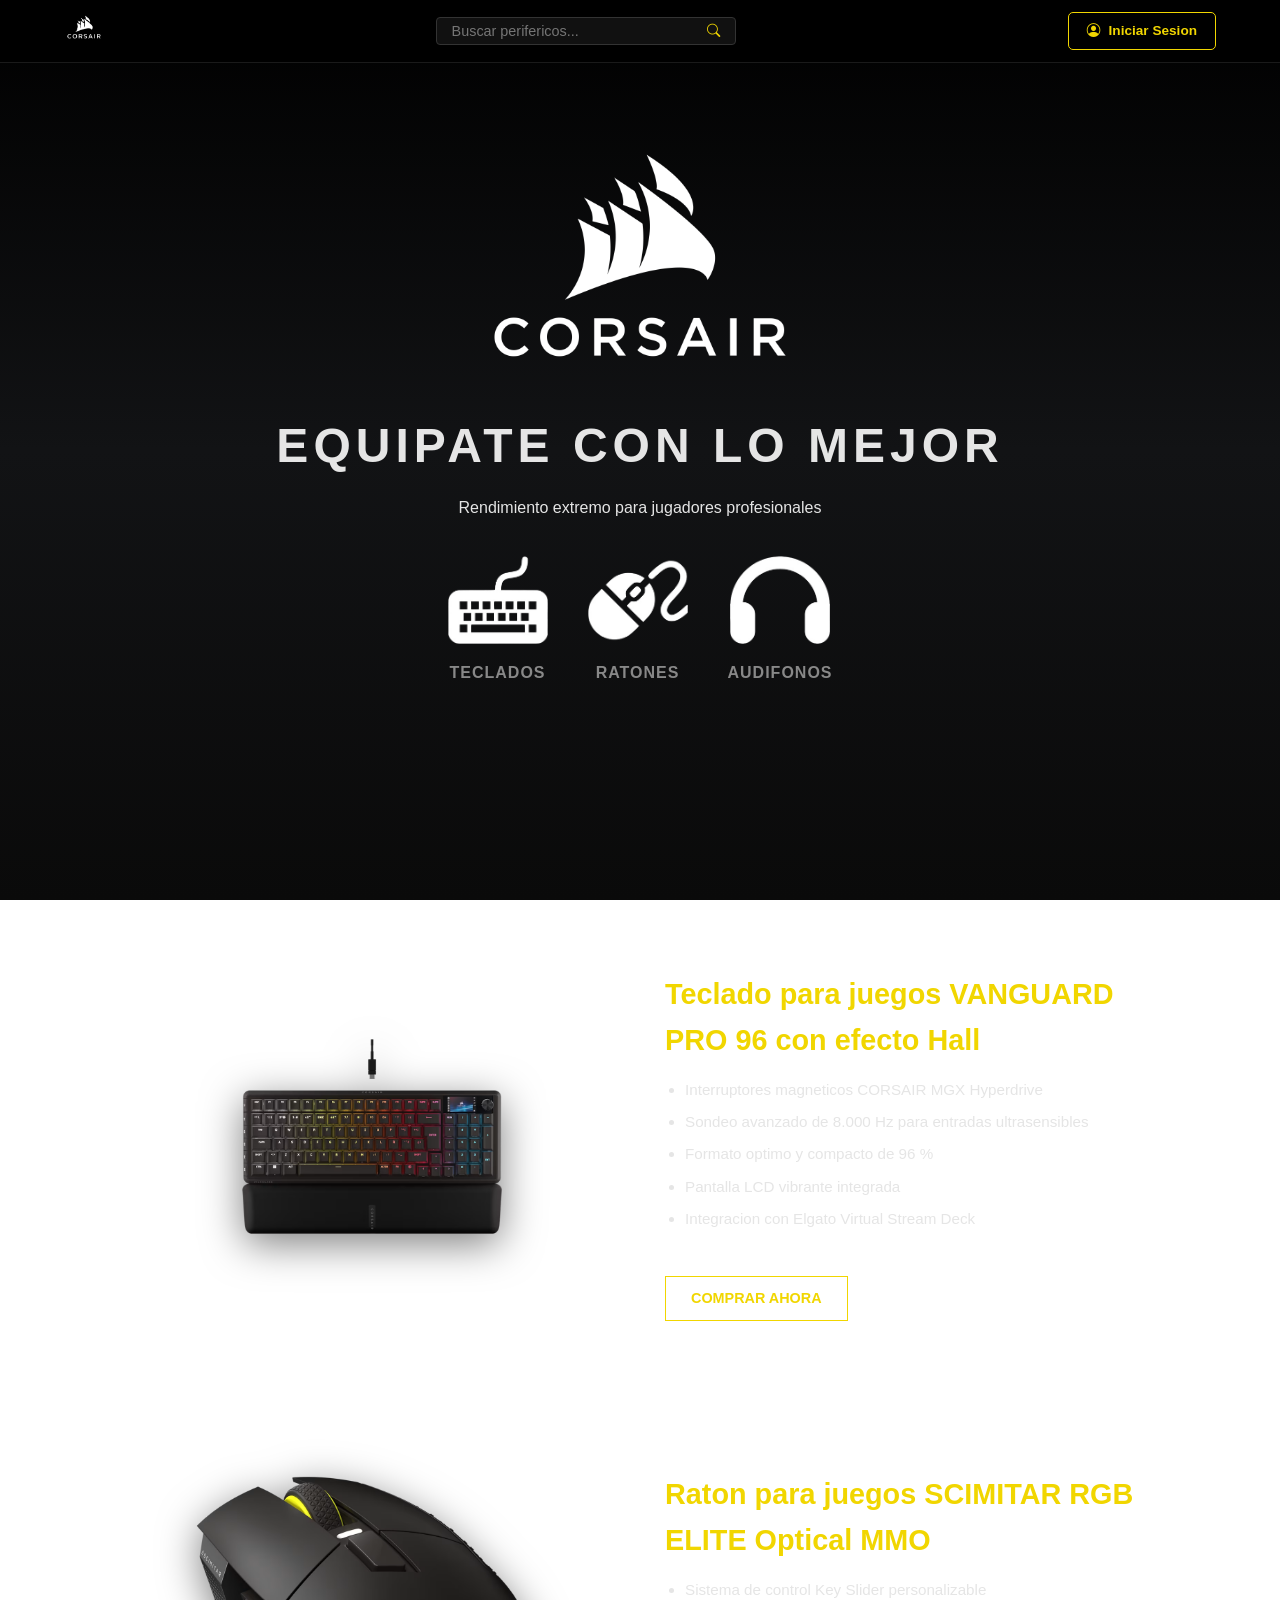
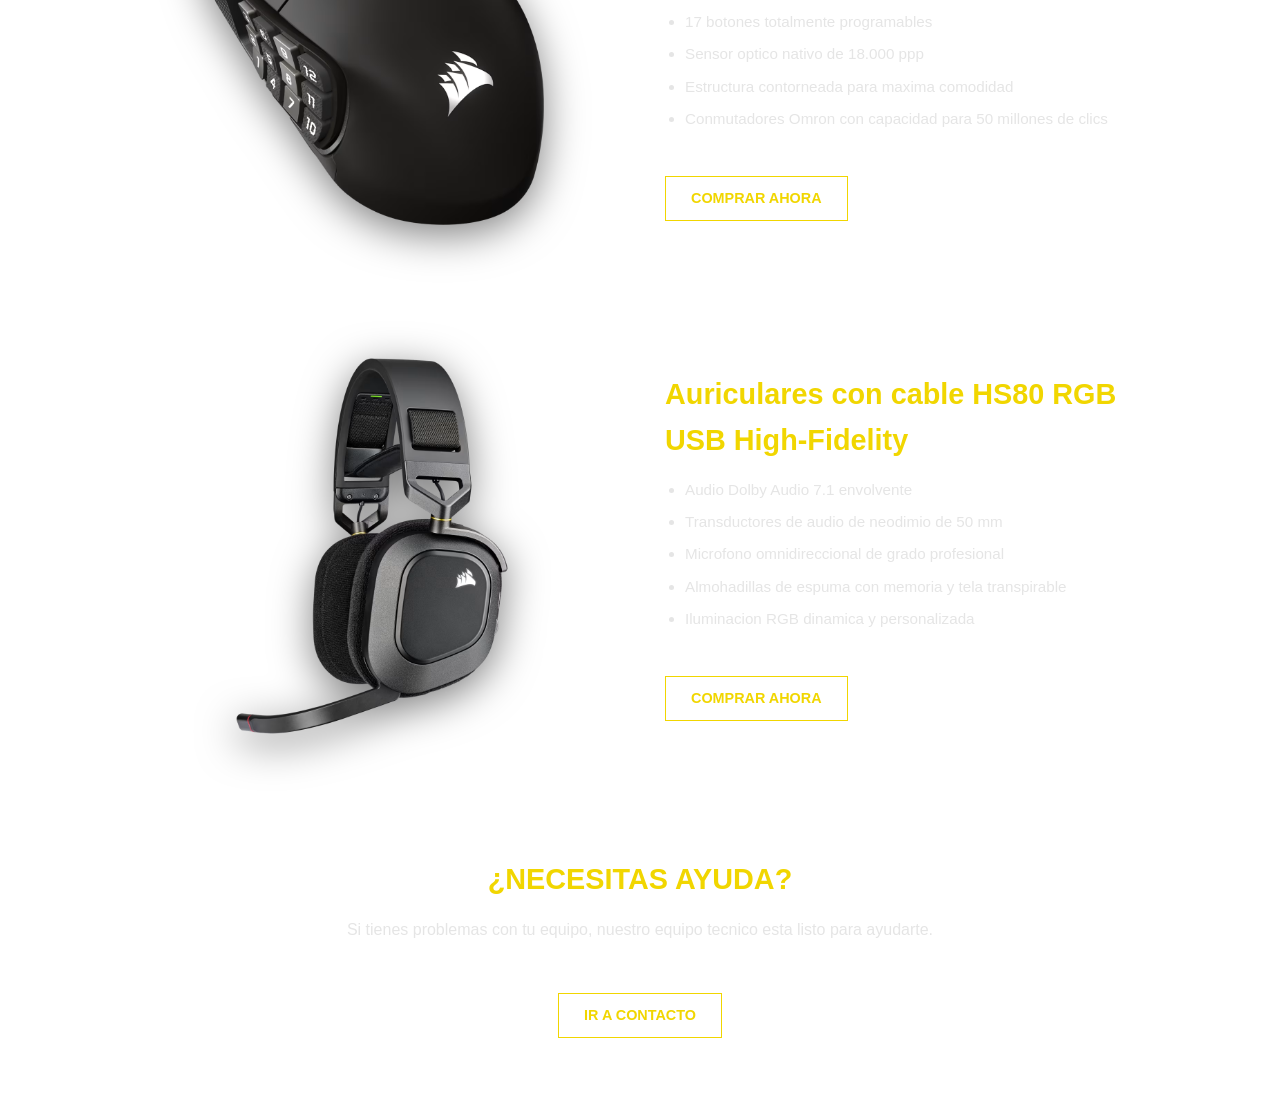
<file: index.html>
<!DOCTYPE html>
<html lang="es">

<head>
    <meta charset="UTF-8">
    <meta name="viewport" content="width=device-width, initial-scale=1.0">
    <title>Corsair Gaming | Premium Gear</title>
    <link rel="stylesheet" href="css/estilos.css">
    <link rel="stylesheet" href="https://cdn.jsdelivr.net/npm/bootstrap-icons@1.11.1/font/bootstrap-icons.css">
</head>

<body>
    <nav class="nav-principal">
        <div class="nav-logo">
            <img src="img/Logo-Corsair.png" alt="Corsair Logo">
        </div>

        <div class="nav-buscador">
            <input type="text" placeholder="Buscar perifericos...">
            <button><i class="bi bi-search"></i></button>
        </div>

        <div class="nav-usuario">
            <a href="login.html" class="btn-login-nav">
                <i class="bi bi-person-circle"></i> Iniciar Sesion
            </a>
        </div>
    </nav>

    <header class="inicio-corsair">
        <img src="img/Logo-Corsair.png" alt="Corsair Logo" class="corsair">

        <div class="bienvenida">
            <h1>EQUIPATE CON LO MEJOR</h1>
            <p>Rendimiento extremo para jugadores profesionales</p>
        </div>

        <div class="contenedor-interactivo">
            <a href="#tabla-teclado" class="card-producto">
                <img src="img/Teclados.png" alt="Icono Teclados">
                <span>TECLADOS</span>
            </a>
            <a href="#tabla-mouse" class="card-producto">
                <img src="img/Ratones.png" alt="Icono Ratones">
                <span>RATONES</span>
            </a>
            <a href="#tabla-audifonos" class="card-producto">
                <img src="img/audifonos.png" alt="Icono Audifonos">
                <span>AUDIFONOS</span>
            </a>
        </div>
    </header>

    <section class="tablas-datos">
        <div id="tabla-teclado" class="tabla-producto">
            <h3 class="titulo-tabla">TABLA DE DATOS TÉCNICOS Y DISPONIBILIDAD</h3>
            <table class="datos-tecnicos">
                <thead>
                    <tr>
                        <th>PRODUCTO</th>
                        <th>MODELO</th>
                        <th>PRECIO</th>
                        <th>STOCK</th>
                        <th>ACCIÓN</th>
                    </tr>
                </thead>
                <tbody>
                    <tr>
                        <td>VANGUARD PRO 96 Keyboard</td>
                        <td>MGX Hyperdrive</td>
                        <td>$199.99</td>
                        <td>15 unidades</td>
                        <td><a href="#vanguard-seccion" class="btn-tabla">VER DETALLES</a></td>
                    </tr>
                </tbody>
            </table>
        </div>

        <div id="tabla-mouse" class="tabla-producto">
            <h3 class="titulo-tabla">TABLA DE DATOS TÉCNICOS Y DISPONIBILIDAD</h3>
            <table class="datos-tecnicos">
                <thead>
                    <tr>
                        <th>PRODUCTO</th>
                        <th>MODELO</th>
                        <th>PRECIO</th>
                        <th>STOCK</th>
                        <th>ACCIÓN</th>
                    </tr>
                </thead>
                <tbody>
                    <tr>
                        <td>SCIMITAR RGB ELITE Mouse</td>
                        <td>Elite MMO</td>
                        <td>$79.99</td>
                        <td>25 unidades</td>
                        <td><a href="#mouse-seccion" class="btn-tabla">VER DETALLES</a></td>
                    </tr>
                </tbody>
            </table>
        </div>

        <div id="tabla-audifonos" class="tabla-producto">
            <h3 class="titulo-tabla">TABLA DE DATOS TÉCNICOS Y DISPONIBILIDAD</h3>
            <table class="datos-tecnicos">
                <thead>
                    <tr>
                        <th>PRODUCTO</th>
                        <th>MODELO</th>
                        <th>PRECIO</th>
                        <th>STOCK</th>
                        <th>ACCIÓN</th>
                    </tr>
                </thead>
                <tbody>
                    <tr>
                        <td>HS80 RGB USB Headset</td>
                        <td>High-Fidelity</td>
                        <td>$129.99</td>
                        <td>8 unidades</td>
                        <td><a href="#audifonos-seccion" class="btn-tabla">VER DETALLES</a></td>
                    </tr>
                </tbody>
            </table>
        </div>
    </section>

    <section id="vanguard-seccion" class="producto-detalle">
        <div class="imagen-lado">
            <img src="img/VANGUARD-PRO-96.png" alt="Vanguard Pro 96">
        </div>
        <div class="info-lado">
            <h2>Teclado para juegos VANGUARD PRO 96 con efecto Hall</h2>
            <ul class="lista-pro">
                <li>Interruptores magneticos CORSAIR MGX Hyperdrive</li>
                <li>Sondeo avanzado de 8.000 Hz para entradas ultrasensibles</li>
                <li>Formato optimo y compacto de 96 %</li>
                <li>Pantalla LCD vibrante integrada</li>
                <li>Integracion con Elgato Virtual Stream Deck</li>
            </ul>
            <a href="#" class="btn-corsair">COMPRAR AHORA</a>
        </div>
    </section>

    <section id="mouse-seccion" class="producto-detalle">
        <div class="imagen-lado">
            <img src="img/Corsair-Scimitar-Elite.png" alt="Corsair Scimitar Elite">
        </div>
        <div class="info-lado">
            <h2>Raton para juegos SCIMITAR RGB ELITE Optical MMO</h2>
            <ul class="lista-pro">
                <li>Sistema de control Key Slider personalizable</li>
                <li>17 botones totalmente programables</li>
                <li>Sensor optico nativo de 18.000 ppp</li>
                <li>Estructura contorneada para maxima comodidad</li>
                <li>Conmutadores Omron con capacidad para 50 millones de clics</li>
            </ul>
            <a href="#" class="btn-corsair">COMPRAR AHORA</a>
        </div>
    </section>

    <section id="audifonos-seccion" class="producto-detalle">
        <div class="imagen-lado">
            <img src="img/Corsair-Hs80-Rgb.png" alt="Corsair HS80 RGB">
        </div>
        <div class="info-lado">
            <h2>Auriculares con cable HS80 RGB USB High-Fidelity</h2>
            <ul class="lista-pro">
                <li>Audio Dolby Audio 7.1 envolvente</li>
                <li>Transductores de audio de neodimio de 50 mm</li>
                <li>Microfono omnidireccional de grado profesional</li>
                <li>Almohadillas de espuma con memoria y tela transpirable</li>
                <li>Iluminacion RGB dinamica y personalizada</li>
            </ul>
            <a href="#" class="btn-corsair">COMPRAR AHORA</a>
        </div>
    </section>

    <section class="producto-detalle section-ayuda">
        <div class="info-lado" style="text-align: center; flex: 1;">
            <h2>¿NECESITAS AYUDA?</h2>
            <p>Si tienes problemas con tu equipo, nuestro equipo tecnico esta listo para ayudarte.</p>
            <br>
            <a href="contacto.html" class="btn-corsair">IR A CONTACTO</a>
        </div>
    </section>
</body>

</html>

</body>

</html>
</file>
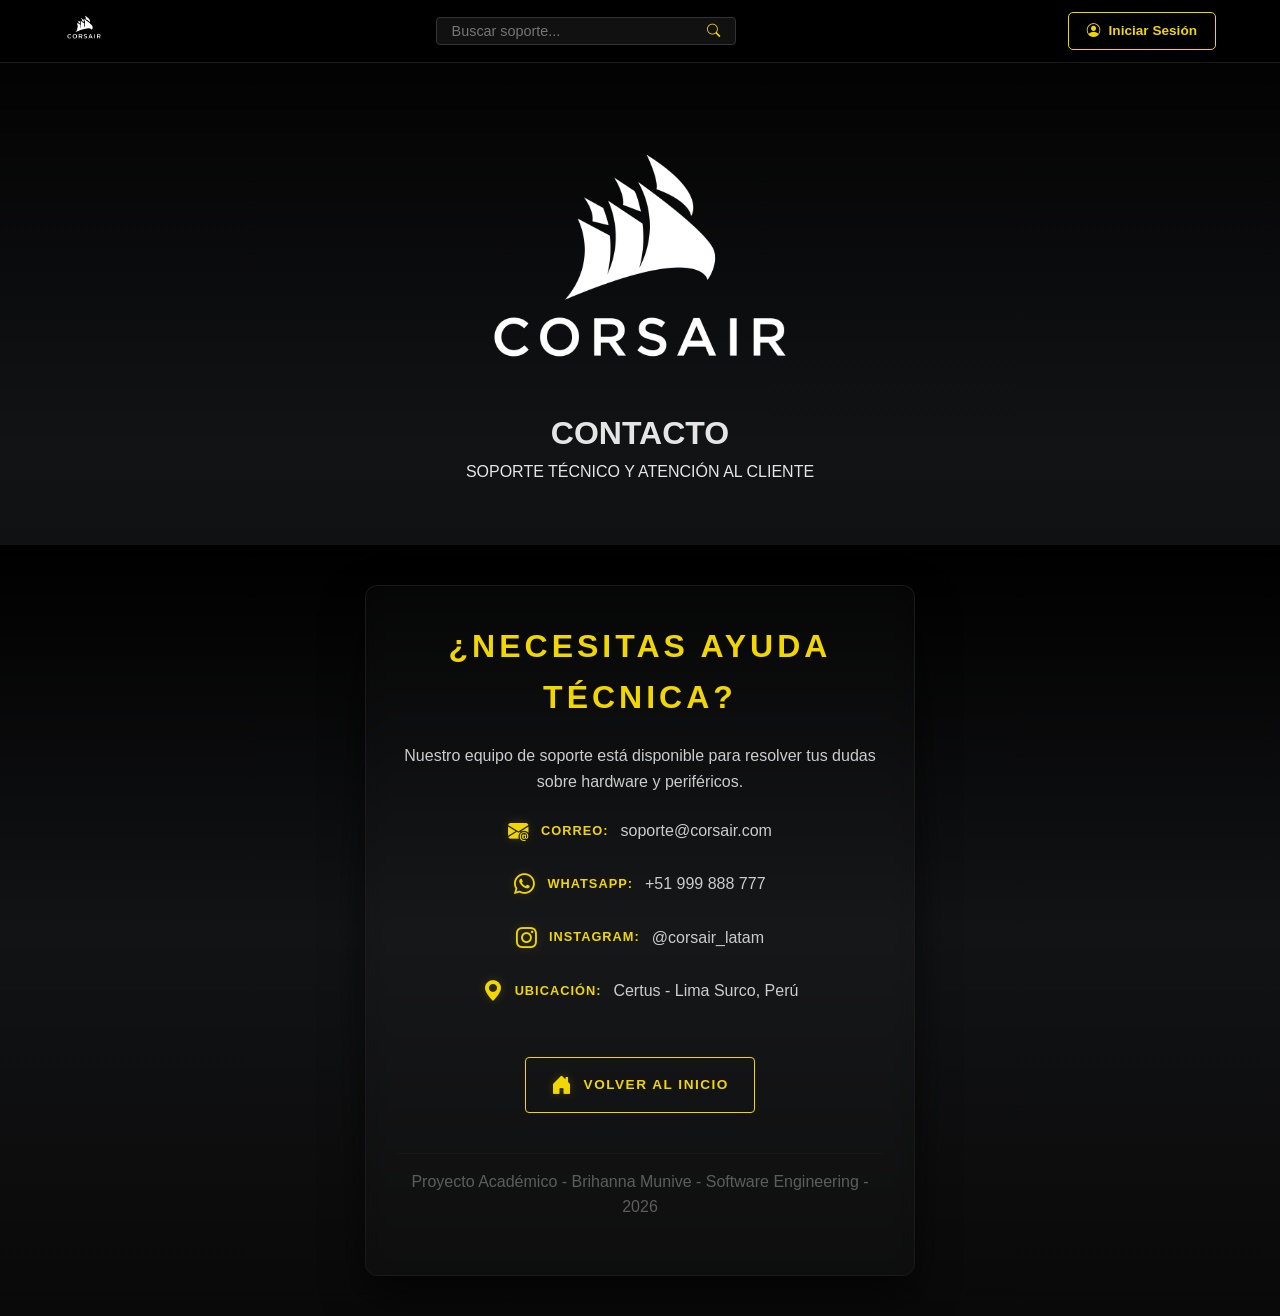
<file: contacto.html>
<!DOCTYPE html>
<html lang="es">

<head>
    <meta charset="UTF-8">
    <meta name="viewport" content="width=device-width, initial-scale=1.0">
    <title>Contacto | Corsair Gaming</title>
    <link rel="stylesheet" href="css/estilos.css">
    <link rel="stylesheet" href="css/cont.css">
    <link rel="stylesheet" href="https://cdn.jsdelivr.net/npm/bootstrap-icons@1.11.1/font/bootstrap-icons.css">
</head>

<body>
    <nav class="nav-principal">
        <div class="nav-logo">
            <a href="index.html">
                <img src="img/Logo-Corsair.png" alt="Corsair Logo">
            </a>
        </div>

        <div class="nav-buscador">
            <input type="text" placeholder="Buscar soporte...">
            <button><i class="bi bi-search"></i></button>
        </div>

        <div class="nav-usuario">
            <a href="login.html" class="btn-login-nav">
                <i class="bi bi-person-circle"></i> Iniciar Sesión
            </a>
        </div>
    </nav>

    <header class="inicio-corsair">
        <img src="img/Logo-Corsair.png" alt="Corsair" class="corsair">
        <h1>CONTACTO</h1>
        <p>SOPORTE TÉCNICO Y ATENCIÓN AL CLIENTE</p>
    </header>

    <main class="producto-detalle">
        <div class="info-lado">
            <h2>¿NECESITAS AYUDA TÉCNICA?</h2>
            <p>Nuestro equipo de soporte está disponible para resolver tus dudas sobre hardware y periféricos.</p>

            <div class="tarjeta-contacto">
                <p>
                    <i class="bi bi-envelope-at-fill"></i>
                    <strong>Correo:</strong>
                    <span>soporte@corsair.com</span>
                </p>

                <p>
                    <i class="bi bi-whatsapp"></i>
                    <strong>WhatsApp:</strong>
                    <span>+51 999 888 777</span>
                </p>

                <p>
                    <i class="bi bi-instagram"></i>
                    <strong>Instagram:</strong>
                    <span>@corsair_latam</span>
                </p>

                <p>
                    <i class="bi bi-geo-alt-fill"></i>
                    <strong>Ubicación:</strong>
                    <span>Certus - Lima Surco, Perú</span>
                </p>
            </div>

            <a href="index.html" class="btn-corsair">
                <i class="bi bi-house-door-fill"></i> VOLVER AL INICIO
            </a>

            <div class="footer-proyecto">
                <p>Proyecto Académico - Brihanna Munive - Software Engineering - 2026</p>
            </div>
        </div>
    </main>
</body>

</html>
</file>
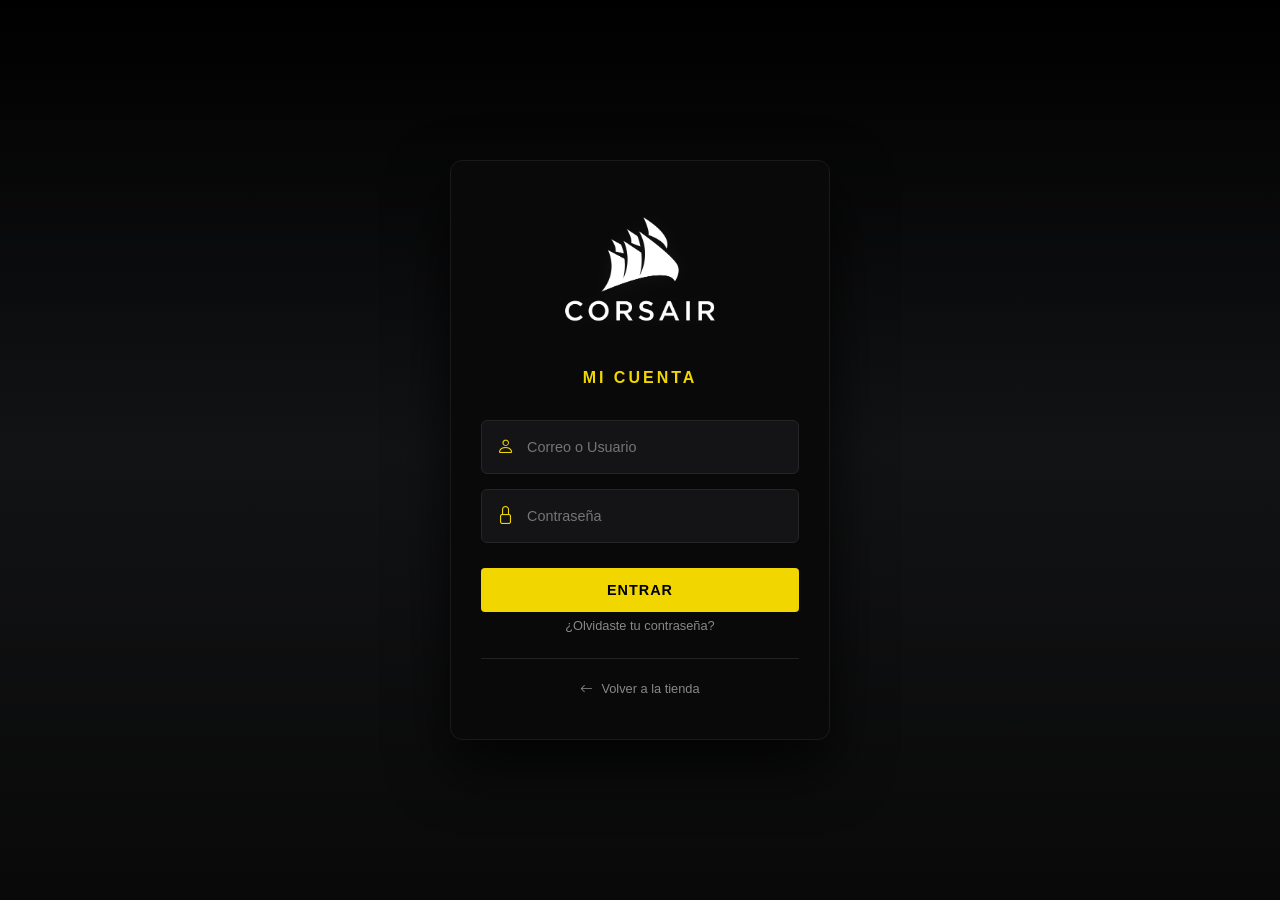
<file: login.html>
<!DOCTYPE html>
<html lang="es">

<head>
    <meta charset="UTF-8">
    <meta name="viewport" content="width=device-width, initial-scale=1.0">
    <title>Iniciar Sesión | Corsair</title>
    <link rel="stylesheet" href="css/estilos.css">
    <link rel="stylesheet" href="css/login.css">
    <link rel="stylesheet" href="https://cdn.jsdelivr.net/npm/bootstrap-icons@1.11.1/font/bootstrap-icons.css">
</head>

<body class="login-page">

    <div class="login-wrapper">
        <div class="login-card">
            <div class="login-header">
                <img src="img/Logo-Corsair.png" alt="Corsair Logo" class="logo-login">
                <h2>MI CUENTA</h2>
            </div>

            <form class="login-form">
                <div class="input-field">
                    <i class="bi bi-person"></i>
                    <input type="text" placeholder="Correo o Usuario" required>
                </div>

                <div class="input-field">
                    <i class="bi bi-lock"></i>
                    <input type="password" placeholder="Contraseña" required>
                </div>

                <button type="submit" class="btn-corsair-login">ENTRAR</button>

                <div class="form-footer">
                    <a href="#" class="footer-link">¿Olvidaste tu contraseña?</a>
                    <hr>
                    <a href="index.html" class="back-link">
                        <i class="bi bi-arrow-left"></i> Volver a la tienda
                    </a>
                </div>
            </form>
        </div>
    </div>

</body>

</html>
</file>
<file: css/estilos.css>
:root {
    --negro-puro: #000000;
    --gris-gunmetal: #121315;
    --amarillo: #F1D600;
    --blanco: #e5e5e5;
    --font: 'Helvetica Neue', Helvetica, Arial, sans-serif;
}

* {
    margin: 0;
    padding: 0;
    box-sizing: border-box;
}

html {
    scroll-behavior: smooth;
}

body {
    background: linear-gradient(to bottom, var(--negro-puro) 0%, var(--gris-gunmetal) 50%, #0a0a0a 100%);
    background-attachment: fixed;
    color: var(--blanco);
    font-family: var(--font);
    line-height: 1.6;
    overflow-x: hidden;
}

.nav-principal {
    display: flex;
    justify-content: space-between;
    align-items: center;
    padding: 12px 5%;
    background-color: var(--negro-puro);
    border-bottom: 1px solid #1a1a1a;
    position: sticky;
    top: 0;
    z-index: 1000;
}

.nav-logo img {
    height: 30px;
}

.nav-buscador {
    display: flex;
    align-items: center;
    background: #111;
    border: 1px solid #333;
    border-radius: 4px;
    padding: 5px 15px;
    width: 300px;
}

.nav-buscador input {
    background: transparent;
    border: none;
    color: white;
    outline: none;
    width: 100%;
    font-size: 0.9rem;
}

.nav-buscador button {
    background: transparent;
    border: none;
    color: var(--amarillo);
    cursor: pointer;
}

.btn-login-nav,
.btn-login-nav:visited {
    color: var(--amarillo) !important;
    text-decoration: none;
    border: 1px solid var(--amarillo);
    padding: 7px 18px;
    border-radius: 5px;
    font-weight: bold;
    display: flex;
    align-items: center;
    gap: 8px;
    font-size: 0.85rem;
    transition: 0.3s;
}

.btn-login-nav:hover {
    background: var(--amarillo);
    color: black !important;
}

.inicio-corsair {
    padding: 60px 20px;
    text-align: center;
    display: flex;
    flex-direction: column;
    align-items: center;
}

.corsair {
    width: 350px;
    height: auto;
    margin-bottom: 20px;
}

.bienvenida h1 {
    font-size: clamp(1.5rem, 5vw, 3rem);
    letter-spacing: 5px;
    margin-bottom: 10px;
}

.contenedor-interactivo {
    display: flex;
    justify-content: center;
    gap: 40px;
    margin-top: 30px;
}

.card-producto {
    text-decoration: none;
    display: flex;
    flex-direction: column;
    align-items: center;
    transition: transform 0.3s ease;
}

.card-producto img {
    width: 100px;
    height: auto;
    margin-bottom: 10px;
    background: transparent !important;
    transition: all 0.3s ease;
}

.card-producto span {
    color: #888;
    font-weight: bold;
    text-decoration: none;
    letter-spacing: 1px;
    transition: color 0.3s ease;
}

.card-producto:hover {
    transform: translateY(-5px);
}

.card-producto:hover img {
    transform: scale(1.1);
    filter: drop-shadow(0 0 10px var(--amarillo));
}

.card-producto:hover span {
    color: var(--amarillo);
}

.card-producto:visited span {
    color: #888 !important;
}

.card-producto:hover:visited span {
    color: var(--amarillo) !important;
}

.producto-detalle {
    padding: 60px 10%;
    display: flex;
    align-items: center;
    gap: 50px;
}

.imagen-lado {
    display: flex;
    justify-content: center;
    align-items: center;
    flex: 1;
}

.imagen-lado img {
    width: 100%;
    max-width: 380px;
    height: auto;
    filter: drop-shadow(0 10px 20px rgba(0, 0, 0, 0.5));
    transition: transform 0.3s ease;
}

.imagen-lado img:hover {
    transform: scale(1.03);
}

.info-lado {
    flex: 1;
}

.info-lado h2 {
    font-size: 1.8rem;
    color: var(--amarillo);
    margin-bottom: 15px;
}

.lista-pro {
    padding-left: 20px;
    margin-bottom: 20px;
}

.lista-pro li {
    margin-bottom: 8px;
    font-size: 0.95rem;
}

.btn-corsair,
.btn-corsair:visited {
    margin-top: 25px;
    display: inline-block;
    color: var(--amarillo) !important;
    border: 1px solid var(--amarillo);
    padding: 10px 25px;
    text-decoration: none;
    font-weight: bold;
    font-size: 0.9rem;
    transition: 0.3s;
}

.btn-corsair:hover {
    background: var(--amarillo);
    color: black !important;
    transform: scale(1.05);
}

.info-lado a,
a[href^="tel"],
a[href^="https://wa.me"] {
    color: var(--amarillo) !important;
    text-decoration: none !important;
}

.tablas-datos {
    padding: 0 10% 40px;
    min-height: 150px;
}

.tabla-producto {
    display: none;
    animation: fadeIn 0.4s ease;
}

.tabla-producto:target {
    display: block;
}

@keyframes fadeIn {
    from { opacity: 0; transform: translateY(-10px); }
    to { opacity: 1; transform: translateY(0); }
}

.titulo-tabla {
    text-align: center;
    color: var(--amarillo);
    font-size: 1.3rem;
    letter-spacing: 3px;
    margin-bottom: 20px;
    text-transform: uppercase;
}

.datos-tecnicos {
    width: 100%;
    border-collapse: collapse;
    background: rgba(18, 19, 21, 0.9);
    border: 2px solid var(--amarillo);
    box-shadow: 0 10px 40px rgba(0, 0, 0, 0.6);
    margin-bottom: 20px;
}

.datos-tecnicos thead {
    background: linear-gradient(to bottom, #1a1a1a, #0a0a0a);
}

.datos-tecnicos th {
    color: var(--amarillo);
    padding: 18px 15px;
    text-align: center;
    font-size: 0.85rem;
    letter-spacing: 2px;
    border-bottom: 2px solid var(--amarillo);
    border-right: 1px solid #333;
    text-transform: uppercase;
}

.datos-tecnicos th:last-child {
    border-right: none;
}

.datos-tecnicos td {
    padding: 20px 15px;
    text-align: center;
    color: var(--blanco);
    border-bottom: 1px solid #333;
    border-right: 1px solid #333;
    font-size: 0.95rem;
}

.datos-tecnicos td:last-child {
    border-right: none;
}

.datos-tecnicos tbody tr:hover {
    background: rgba(241, 214, 0, 0.08);
}

.btn-tabla {
    display: inline-block;
    background: var(--amarillo);
    color: #000 !important;
    padding: 10px 25px;
    text-decoration: none;
    font-weight: bold;
    border-radius: 4px;
    font-size: 0.8rem;
    letter-spacing: 1px;
    transition: all 0.3s ease;
    border: 2px solid var(--amarillo);
    text-transform: uppercase;
}

.btn-tabla:hover {
    background: transparent;
    color: var(--amarillo) !important;
    transform: scale(1.05);
    box-shadow: 0 0 20px rgba(241, 214, 0, 0.4);
}

@media (max-width: 768px) {
    .nav-buscador {
        display: none;
    }

    .producto-detalle {
        flex-direction: column;
        text-align: center;
        padding: 40px 5%;
    }

    .lista-pro {
        text-align: left;
        display: inline-block;
    }

    .contenedor-interactivo {
        flex-direction: row;
        gap: 20px;
    }
    
    .tablas-datos {
        padding: 0 5% 30px;
    }

    .titulo-tabla {
        font-size: 1rem;
        letter-spacing: 2px;
    }

    .datos-tecnicos th,
    .datos-tecnicos td {
        padding: 12px 8px;
        font-size: 0.75rem;
    }

    .btn-tabla {
        padding: 8px 12px;
        font-size: 0.7rem;
    }
}
</file>
<file: css/cont.css>
.producto-detalle {
    display: flex;
    flex-direction: column;
    justify-content: center;
    align-items: center;
    min-height: 80vh;
    text-align: center;

    background: linear-gradient(to bottom, #000000 0%, #121315 50%, #090909 100%);
    padding: 40px 20px;
}


.info-lado {
    width: 100%;
    max-width: 550px;
    padding: 35px 30px;
    background: rgba(255, 255, 255, 0.02);
    border-radius: 12px;
    border: 1px solid #1a1a1a;
    box-shadow: 0 20px 40px rgba(0, 0, 0, 0.6);
    backdrop-filter: blur(8px);
}

.info-lado h2 {
    color: #F1D600;
    font-size: clamp(1.5rem, 4vw, 2rem);
    margin-bottom: 20px;
    text-transform: uppercase;
    letter-spacing: 4px;
    font-weight: 900;
}

.info-lado p {
    font-size: 1rem;
    color: #ccc;
    margin-bottom: 20px;
    display: flex;
    align-items: center;
    justify-content: center;
    gap: 12px;
}

.info-lado i {
    color: #F1D600;
    font-size: 1.3rem;
    filter: drop-shadow(0 0 5px rgba(241, 214, 0, 0.2));
}

.info-lado strong {
    color: #F1D600;
    text-transform: uppercase;
    font-size: 0.8rem;
    letter-spacing: 1px;
}


.btn-corsair,
.btn-corsair:visited {
    margin-top: 30px;
    display: inline-flex;
    align-items: center;
    gap: 10px;
    text-decoration: none;
    background-color: transparent;
    color: #F1D600 !important;
    border: 1px solid #F1D600;
    padding: 10px 25px;
    font-weight: bold;
    border-radius: 4px;
    transition: 0.3s all ease;
    letter-spacing: 1.5px;
    font-size: 0.85rem;
}

.btn-corsair:hover {
    background-color: #F1D600;
    color: #000 !important;
    box-shadow: 0 0 20px rgba(241, 214, 0, 0.4);
    transform: translateY(-2px);
}

.footer-proyecto {
    margin-top: 40px;
    opacity: 0.4;
    font-size: 0.75rem;
    border-top: 1px solid #222;
    padding-top: 15px;
    color: #888;
}

@media (max-width: 480px) {
    .info-lado {
        padding: 25px 15px;
        width: 95%;
    }

    .info-lado p {
        flex-direction: column;
        gap: 5px;
        font-size: 0.9rem;
    }

    .info-lado h2 {
        font-size: 1.3rem;
        letter-spacing: 2px;
    }
}
</file>
<file: css/login.css>
.login-page {
    min-height: 100vh;
    display: flex;
    justify-content: center;
    align-items: center;
    background: linear-gradient(to bottom, #000000 0%, #121315 50%, #090909 100%);
    margin: 0;
    padding: 20px;
}

.login-wrapper {
    width: 100%;
    max-width: 380px;
}

.login-card {
    background-color: #090909;
    padding: 40px 30px;
    border-radius: 12px;
    border: 1px solid #1a1a1a;
    box-shadow: 0 25px 60px rgba(0, 0, 0, 0.8);
    text-align: center;
}


.logo-login {
    width: 180px;
    max-width: 100%;
    height: auto;
    margin-bottom: 20px;
    filter: drop-shadow(0 0 10px rgba(255, 255, 255, 0.05));
}

.login-card h2 {
    color: #F1D600;
    letter-spacing: 3px;
    font-size: 1rem;
    font-weight: 900;
    margin-bottom: 30px;
    text-transform: uppercase;
}


.input-field {
    background: #141416;
    margin-bottom: 15px;
    display: flex;
    align-items: center;
    padding: 12px 15px;
    border-radius: 6px;
    border: 1px solid #252525;
    transition: 0.3s;
}

.input-field:focus-within {
    border-color: #F1D600;
}

.input-field i {
    color: #F1D600;
    margin-right: 12px;
    font-size: 1.1rem;
}

.input-field input {
    background: transparent;
    border: none;
    color: white;
    width: 100%;
    outline: none;
    font-size: 0.9rem;
}

.btn-corsair-login {
    width: 100%;
    padding: 14px;
    background-color: #F1D600;
    color: black;
    border: none;
    font-weight: bold;
    cursor: pointer;
    border-radius: 4px;
    letter-spacing: 1px;
    transition: 0.3s;
    font-size: 0.9rem;
    margin-top: 10px;
}

.btn-corsair-login:hover {
    background-color: white;
    box-shadow: 0 0 20px rgba(241, 214, 0, 0.4);
    transform: translateY(-2px);
}

.footer-link,
.footer-link:visited,
.back-link,
.back-link:visited {
    color: #888 !important;
    text-decoration: none;
    font-size: 0.8rem;
    transition: 0.3s;
}

.footer-link:hover,
.back-link:hover {
    color: #F1D600 !important;
}

.form-footer hr {
    border: 0;
    border-top: 1px solid #222;
    margin: 20px 0;
}

.back-link {
    display: flex;
    align-items: center;
    justify-content: center;
    gap: 8px;
}

@media (max-width: 480px) {
    .login-card {
        padding: 30px 20px;
    }

    .logo-login {
        width: 150px;
    }
}
</file>
